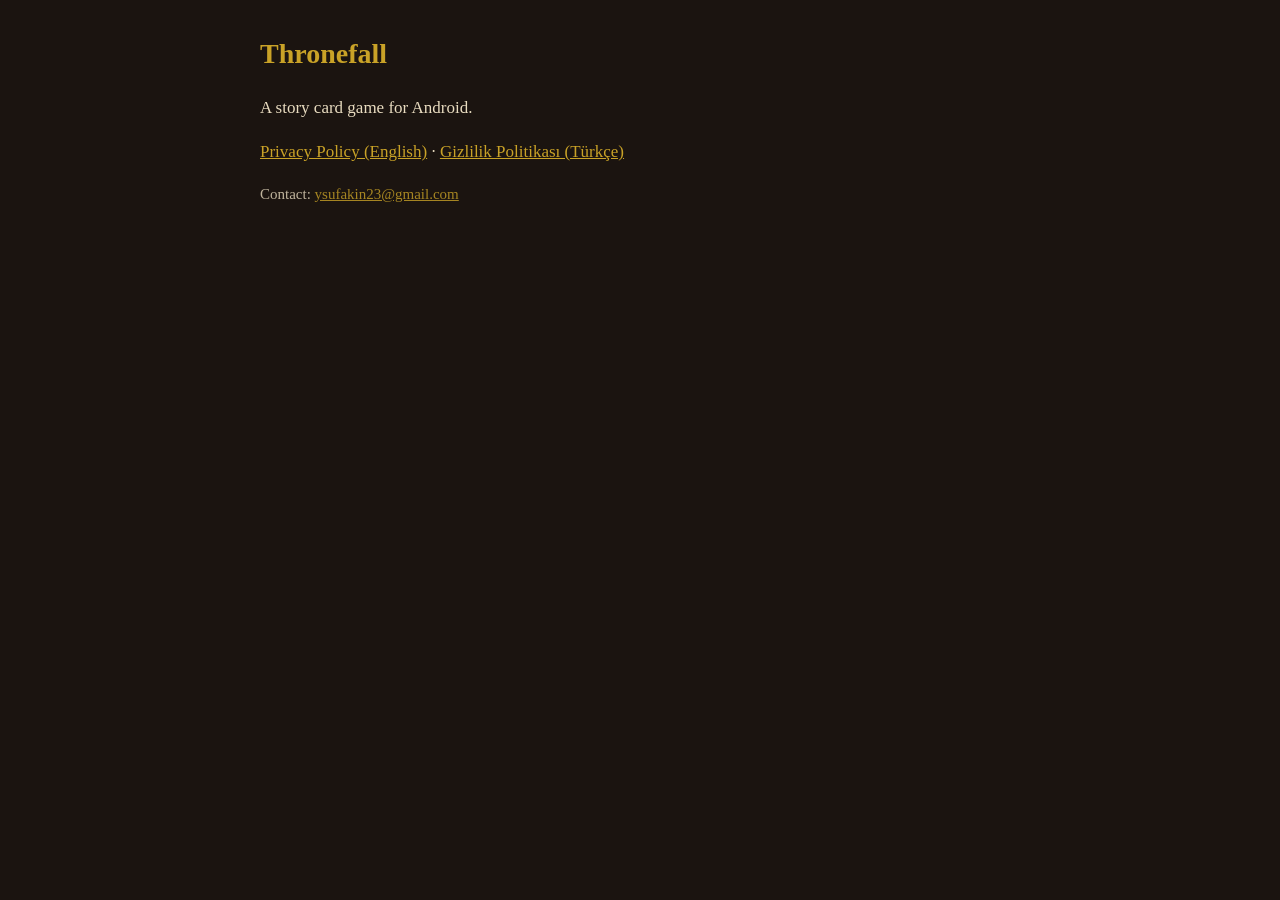
<file: docs/index.html>
<!doctype html><html lang="en"><head><meta charset="utf-8"><meta name="viewport" content="width=device-width,initial-scale=1"><title>Thronefall</title><link rel="stylesheet" href="_style.css"></head>
<body><main><h1>Thronefall</h1><p>A story card game for Android.</p>
<p><a href="privacy/">Privacy Policy (English)</a> · <a href="privacy/tr/">Gizlilik Politikası (Türkçe)</a></p>
<p class="meta">Contact: <a href="mailto:ysufakin23@gmail.com">ysufakin23@gmail.com</a></p></main></body></html>
</file>
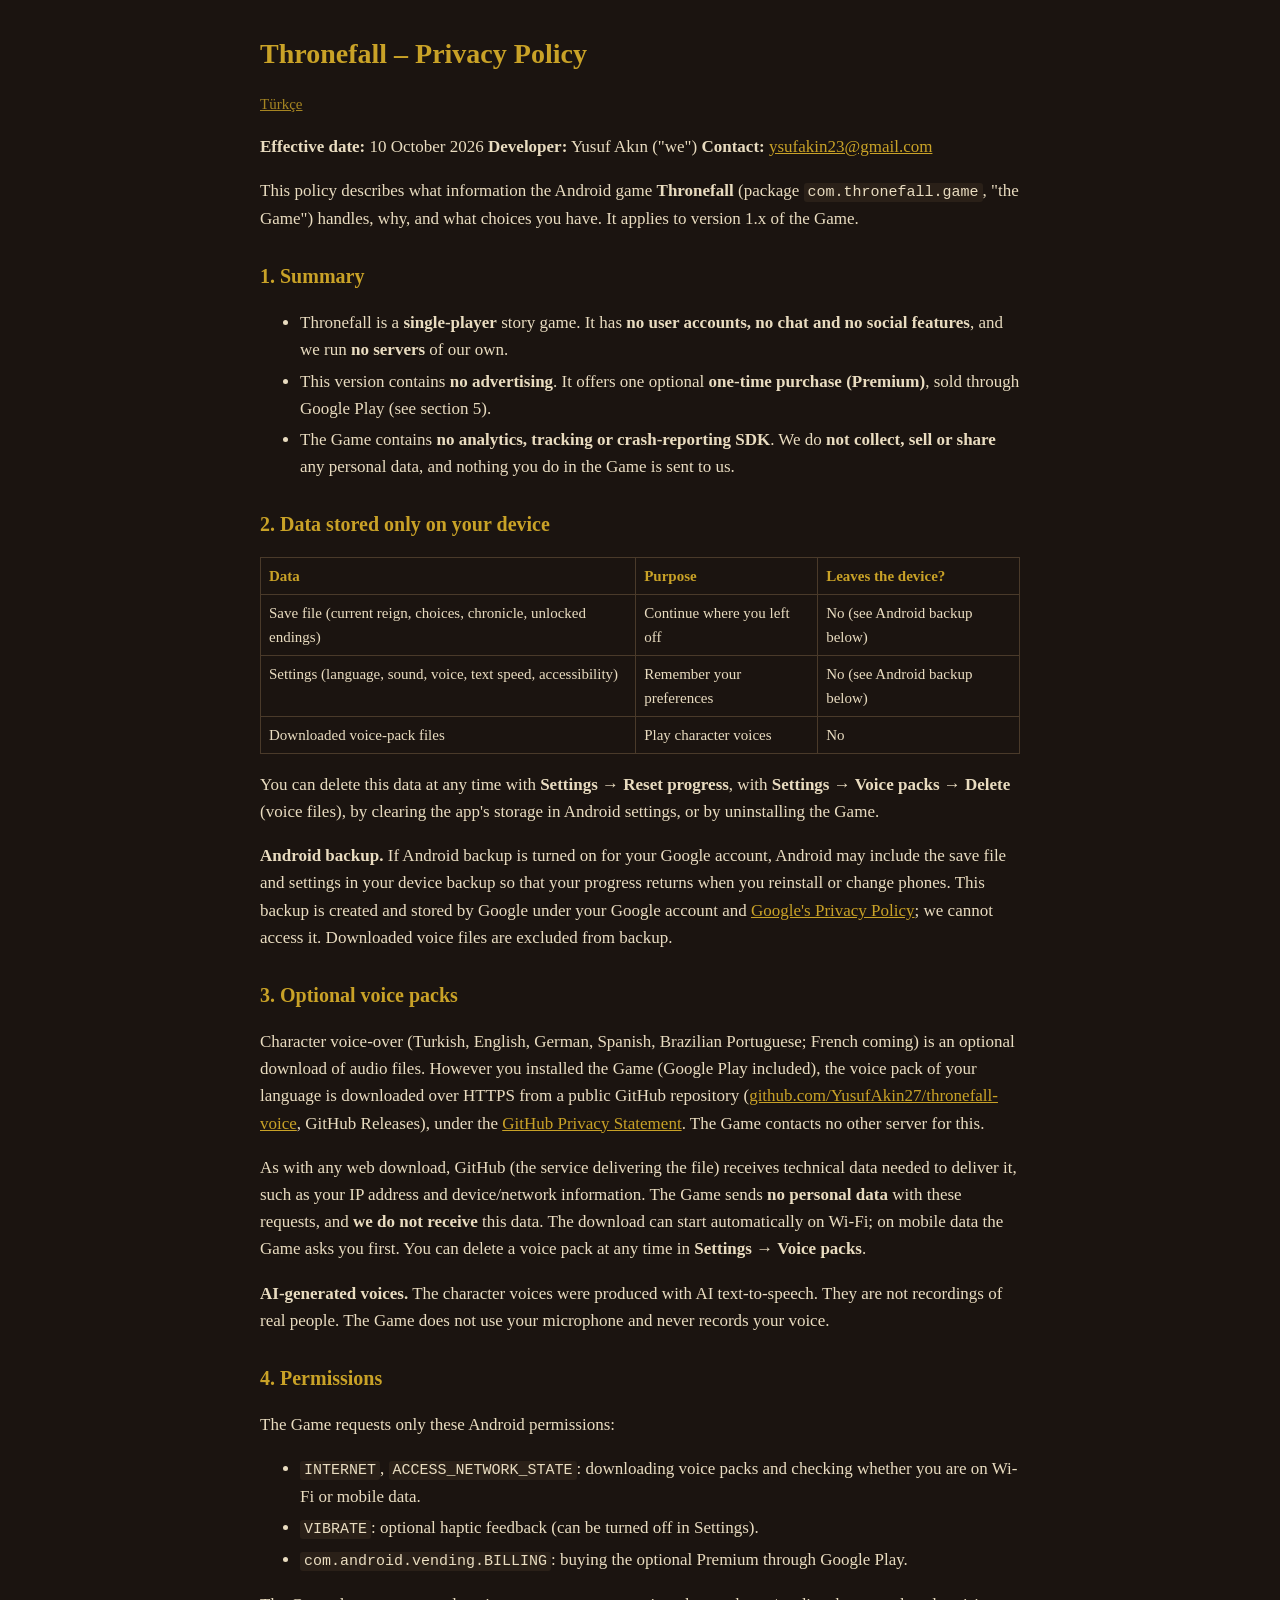
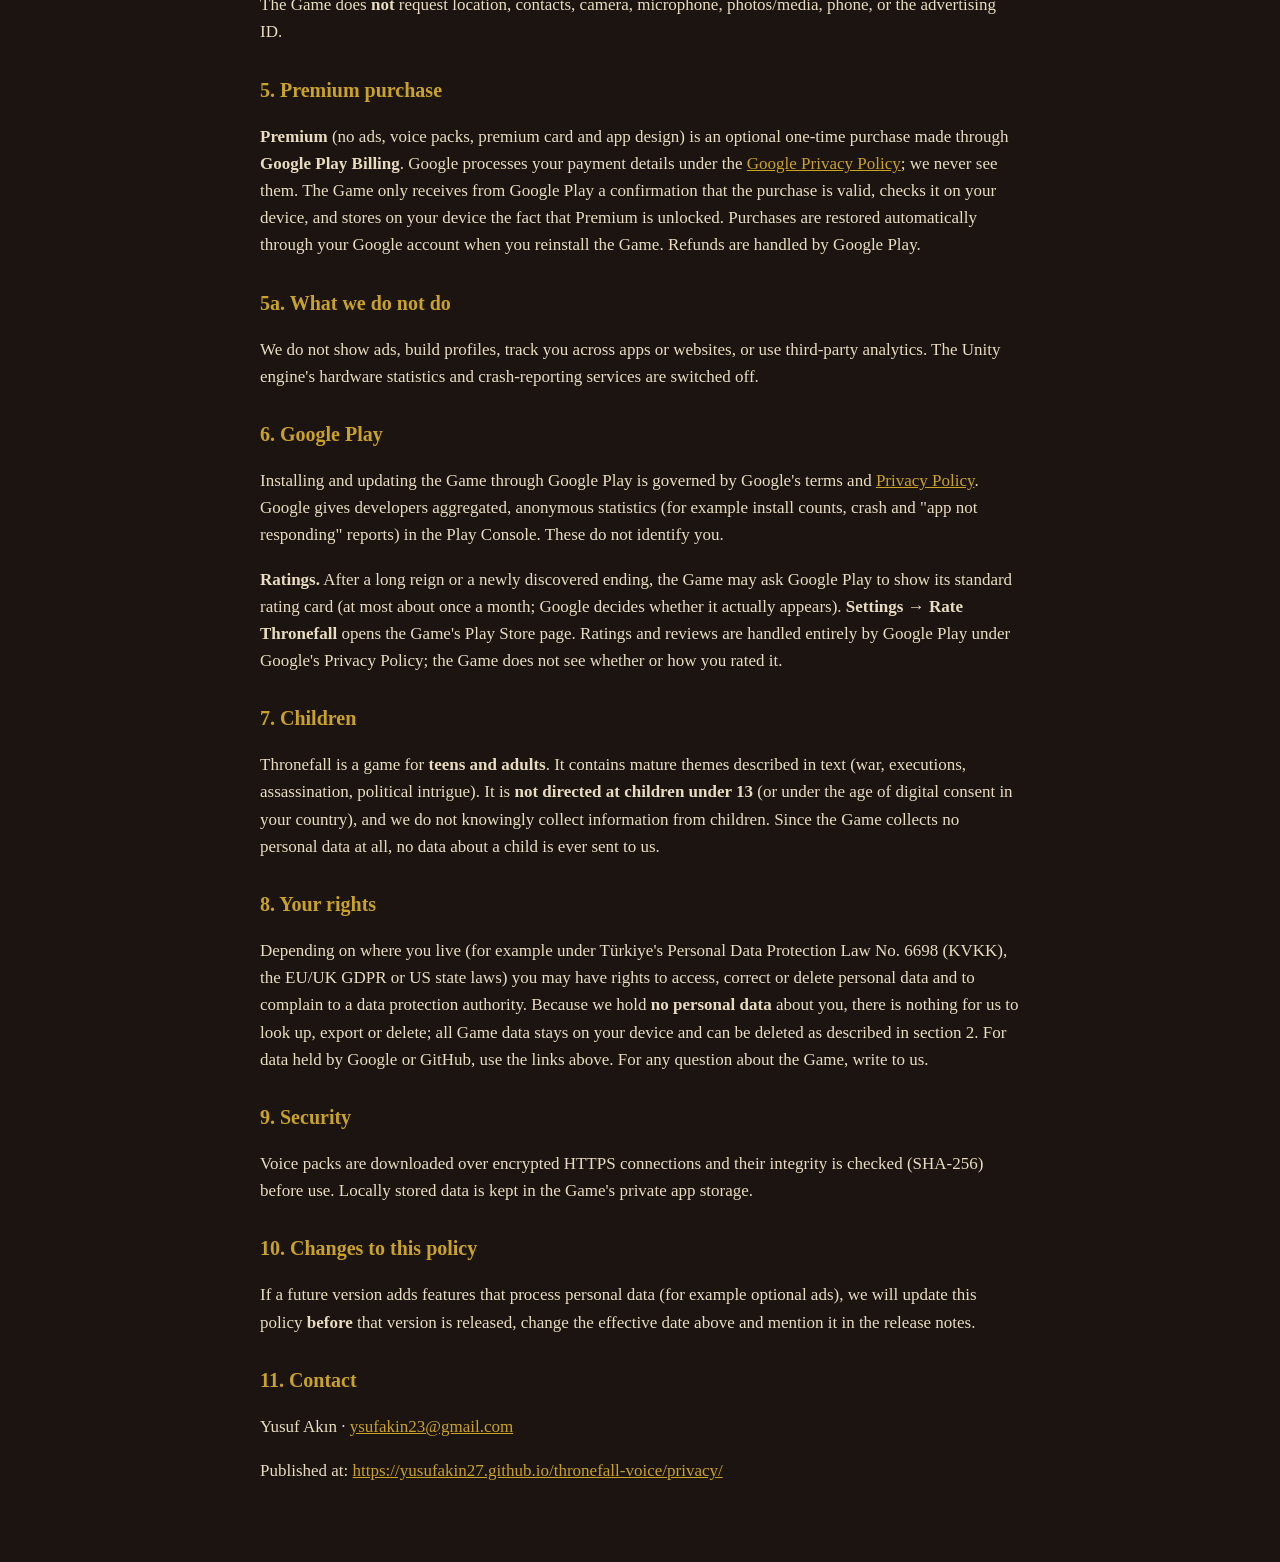
<file: docs/privacy/index.html>
<!doctype html><html lang="en"><head><meta charset="utf-8"><meta name="viewport" content="width=device-width,initial-scale=1"><title>Thronefall – Privacy Policy</title><link rel="stylesheet" href="../_style.css"></head>
<body><main>
<h1>Thronefall – Privacy Policy</h1>
<p class="meta"><a href="tr/">Türkçe</a></p>
<p><strong>Effective date:</strong> 10 October 2026
<strong>Developer:</strong> Yusuf Akın ("we")
<strong>Contact:</strong> <a href="mailto:ysufakin23@gmail.com">ysufakin23@gmail.com</a></p>
<p>This policy describes what information the Android game <strong>Thronefall</strong> (package <code>com.thronefall.game</code>, "the Game")
handles, why, and what choices you have. It applies to version 1.x of the Game.</p>
<h2>1. Summary</h2>
<ul>
<li>Thronefall is a <strong>single-player</strong> story game. It has <strong>no user accounts, no chat and no social features</strong>, and we
  run <strong>no servers</strong> of our own.</li>
<li>This version contains <strong>no advertising</strong>. It offers one optional <strong>one-time purchase (Premium)</strong>, sold through Google Play (see section 5).</li>
<li>The Game contains <strong>no analytics, tracking or crash-reporting SDK</strong>. We do <strong>not collect, sell or share</strong> any
  personal data, and nothing you do in the Game is sent to us.</li>
</ul>
<h2>2. Data stored only on your device</h2>
<table>
<thead>
<tr>
<th>Data</th>
<th>Purpose</th>
<th>Leaves the device?</th>
</tr>
</thead>
<tbody>
<tr>
<td>Save file (current reign, choices, chronicle, unlocked endings)</td>
<td>Continue where you left off</td>
<td>No (see Android backup below)</td>
</tr>
<tr>
<td>Settings (language, sound, voice, text speed, accessibility)</td>
<td>Remember your preferences</td>
<td>No (see Android backup below)</td>
</tr>
<tr>
<td>Downloaded voice-pack files</td>
<td>Play character voices</td>
<td>No</td>
</tr>
</tbody>
</table>
<p>You can delete this data at any time with <strong>Settings → Reset progress</strong>, with <strong>Settings → Voice packs → Delete</strong>
(voice files), by clearing the app's storage in Android settings, or by uninstalling the Game.</p>
<p><strong>Android backup.</strong> If Android backup is turned on for your Google account, Android may include the save file and
settings in your device backup so that your progress returns when you reinstall or change phones. This backup is
created and stored by Google under your Google account and <a href="https://policies.google.com/privacy">Google's Privacy Policy</a>;
we cannot access it. Downloaded voice files are excluded from backup.</p>
<h2>3. Optional voice packs</h2>
<p>Character voice-over (Turkish, English, German, Spanish, Brazilian Portuguese; French coming) is an optional download
of audio files. However you installed the Game (Google Play included), the voice pack of your language is downloaded
over HTTPS from a public GitHub repository
(<a href="https://github.com/YusufAkin27/thronefall-voice">github.com/YusufAkin27/thronefall-voice</a>, GitHub Releases), under the
<a href="https://docs.github.com/site-policy/privacy-policies/github-general-privacy-statement">GitHub Privacy Statement</a>.
The Game contacts no other server for this.</p>
<p>As with any web download, GitHub (the service delivering the file) receives technical data needed to deliver it,
such as your IP address and device/network information. The Game sends <strong>no personal data</strong> with these requests, and
<strong>we do not receive</strong> this data. The download can start automatically on Wi-Fi; on mobile data the Game asks you first.
You can delete a voice pack at any time in <strong>Settings → Voice packs</strong>.</p>
<p><strong>AI-generated voices.</strong> The character voices were produced with AI text-to-speech. They are not recordings of real
people. The Game does not use your microphone and never records your voice.</p>
<h2>4. Permissions</h2>
<p>The Game requests only these Android permissions:</p>
<ul>
<li><code>INTERNET</code>, <code>ACCESS_NETWORK_STATE</code>: downloading voice packs and checking whether you are on Wi-Fi or mobile data.</li>
<li><code>VIBRATE</code>: optional haptic feedback (can be turned off in Settings).</li>
<li><code>com.android.vending.BILLING</code>: buying the optional Premium through Google Play.</li>
</ul>
<p>The Game does <strong>not</strong> request location, contacts, camera, microphone, photos/media, phone, or the advertising ID.</p>
<h2>5. Premium purchase</h2>
<p><strong>Premium</strong> (no ads, voice packs, premium card and app design) is an optional one-time purchase made through
<strong>Google Play Billing</strong>. Google processes your payment details under the <a href="https://policies.google.com/privacy">Google Privacy Policy</a>;
we never see them. The Game only receives from Google Play a confirmation that the purchase is valid, checks it on your
device, and stores on your device the fact that Premium is unlocked. Purchases are restored automatically through
your Google account when you reinstall the Game. Refunds are handled by Google Play.</p>
<h2>5a. What we do not do</h2>
<p>We do not show ads, build profiles, track you across apps or websites, or use
third-party analytics. The Unity engine's hardware statistics and crash-reporting services are switched off.</p>
<h2>6. Google Play</h2>
<p>Installing and updating the Game through Google Play is governed by Google's terms and
<a href="https://policies.google.com/privacy">Privacy Policy</a>. Google gives developers aggregated, anonymous statistics (for
example install counts, crash and "app not responding" reports) in the Play Console. These do not identify you.</p>
<p><strong>Ratings.</strong> After a long reign or a newly discovered ending, the Game may ask Google Play to show its standard
rating card (at most about once a month; Google decides whether it actually appears). <strong>Settings → Rate Thronefall</strong>
opens the Game's Play Store page. Ratings and reviews are handled entirely by Google Play under Google's Privacy
Policy; the Game does not see whether or how you rated it.</p>
<h2>7. Children</h2>
<p>Thronefall is a game for <strong>teens and adults</strong>. It contains mature themes described in text (war, executions,
assassination, political intrigue). It is <strong>not directed at children under 13</strong> (or under the age of digital consent
in your country), and we do not knowingly collect information from children. Since the Game collects no personal data
at all, no data about a child is ever sent to us.</p>
<h2>8. Your rights</h2>
<p>Depending on where you live (for example under Türkiye's Personal Data Protection Law No. 6698 (KVKK), the EU/UK
GDPR or US state laws) you may have rights to access, correct or delete personal data and to complain to a data
protection authority. Because we hold <strong>no personal data</strong> about you, there is nothing for us to look up, export or
delete; all Game data stays on your device and can be deleted as described in section 2. For data held by Google or
GitHub, use the links above. For any question about the Game, write to us.</p>
<h2>9. Security</h2>
<p>Voice packs are downloaded over encrypted HTTPS connections and their integrity is checked (SHA-256) before use.
Locally stored data is kept in the Game's private app storage.</p>
<h2>10. Changes to this policy</h2>
<p>If a future version adds features that process personal data (for example optional ads), we will update
this policy <strong>before</strong> that version is released, change the effective date above and mention it in the release notes.</p>
<h2>11. Contact</h2>
<p>Yusuf Akın · <a href="mailto:ysufakin23@gmail.com">ysufakin23@gmail.com</a></p>
<p>Published at: <a href="https://yusufakin27.github.io/thronefall-voice/privacy/">https://yusufakin27.github.io/thronefall-voice/privacy/</a></p>
</main></body></html>
</file>
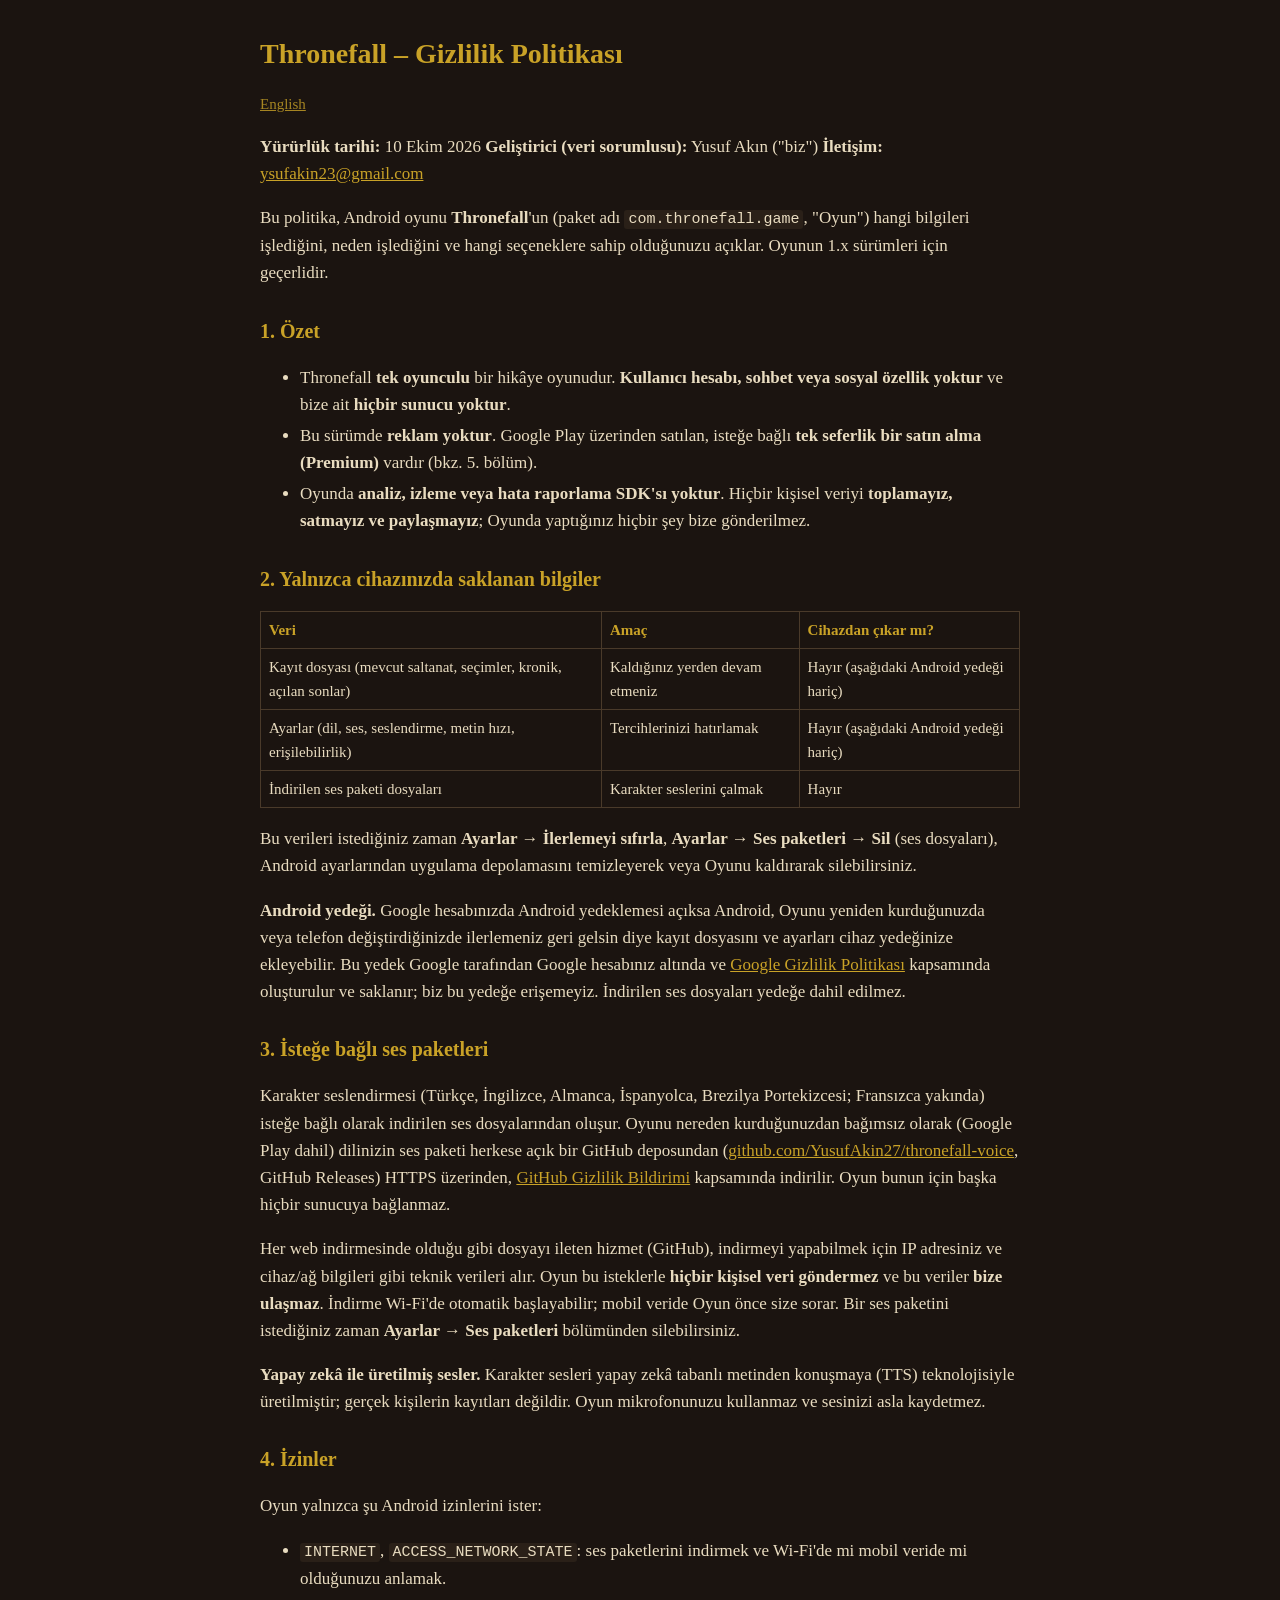
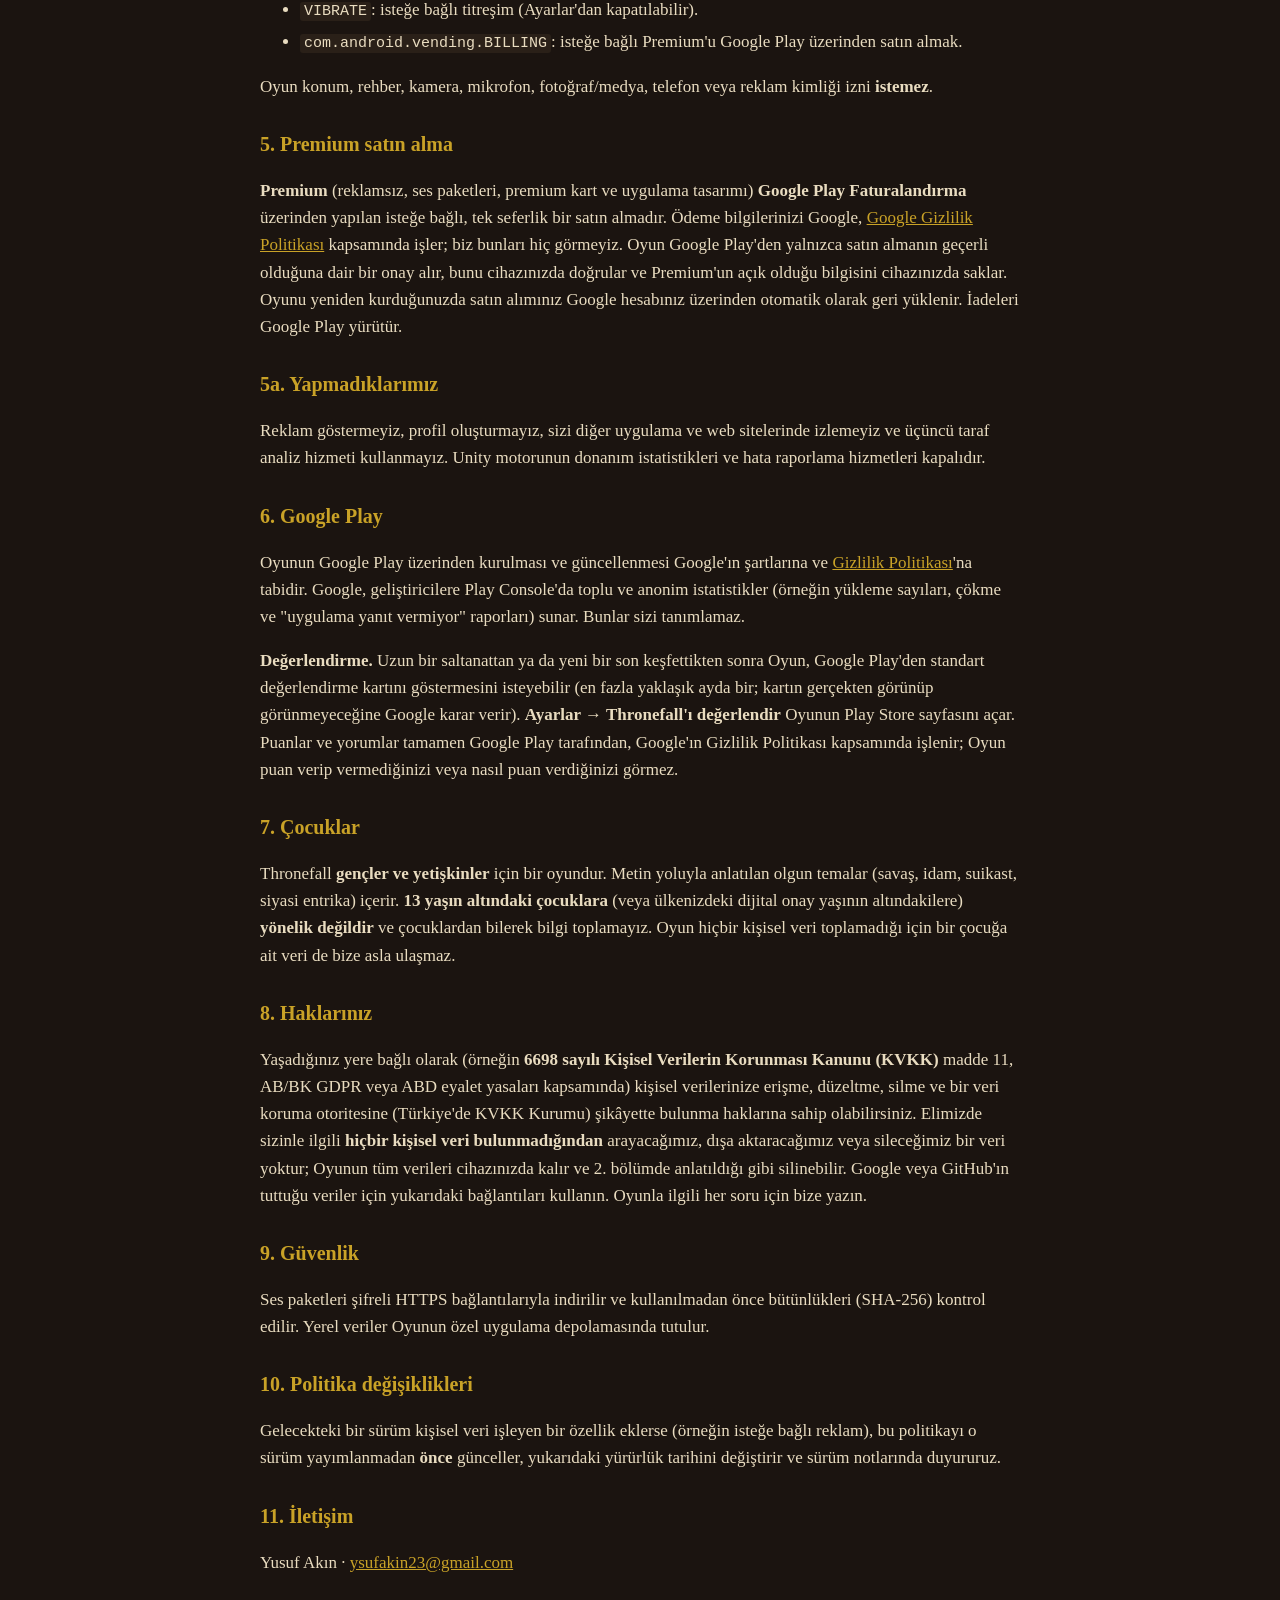
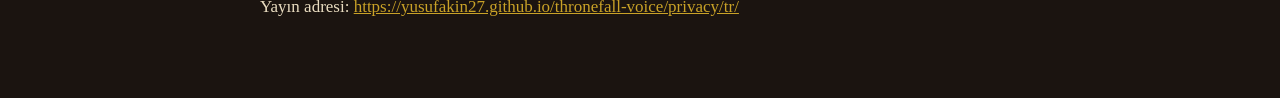
<file: docs/privacy/tr/index.html>
<!doctype html><html lang="tr"><head><meta charset="utf-8"><meta name="viewport" content="width=device-width,initial-scale=1"><title>Thronefall – Gizlilik Politikası</title><link rel="stylesheet" href="../../_style.css"></head>
<body><main>
<h1>Thronefall – Gizlilik Politikası</h1>
<p class="meta"><a href="../">English</a></p>
<p><strong>Yürürlük tarihi:</strong> 10 Ekim 2026
<strong>Geliştirici (veri sorumlusu):</strong> Yusuf Akın ("biz")
<strong>İletişim:</strong> <a href="mailto:ysufakin23@gmail.com">ysufakin23@gmail.com</a></p>
<p>Bu politika, Android oyunu <strong>Thronefall</strong>'un (paket adı <code>com.thronefall.game</code>, "Oyun") hangi bilgileri işlediğini,
neden işlediğini ve hangi seçeneklere sahip olduğunuzu açıklar. Oyunun 1.x sürümleri için geçerlidir.</p>
<h2>1. Özet</h2>
<ul>
<li>Thronefall <strong>tek oyunculu</strong> bir hikâye oyunudur. <strong>Kullanıcı hesabı, sohbet veya sosyal özellik yoktur</strong> ve bize ait
  <strong>hiçbir sunucu yoktur</strong>.</li>
<li>Bu sürümde <strong>reklam yoktur</strong>. Google Play üzerinden satılan, isteğe bağlı <strong>tek seferlik bir satın alma (Premium)</strong> vardır (bkz. 5. bölüm).</li>
<li>Oyunda <strong>analiz, izleme veya hata raporlama SDK'sı yoktur</strong>. Hiçbir kişisel veriyi <strong>toplamayız, satmayız ve
  paylaşmayız</strong>; Oyunda yaptığınız hiçbir şey bize gönderilmez.</li>
</ul>
<h2>2. Yalnızca cihazınızda saklanan bilgiler</h2>
<table>
<thead>
<tr>
<th>Veri</th>
<th>Amaç</th>
<th>Cihazdan çıkar mı?</th>
</tr>
</thead>
<tbody>
<tr>
<td>Kayıt dosyası (mevcut saltanat, seçimler, kronik, açılan sonlar)</td>
<td>Kaldığınız yerden devam etmeniz</td>
<td>Hayır (aşağıdaki Android yedeği hariç)</td>
</tr>
<tr>
<td>Ayarlar (dil, ses, seslendirme, metin hızı, erişilebilirlik)</td>
<td>Tercihlerinizi hatırlamak</td>
<td>Hayır (aşağıdaki Android yedeği hariç)</td>
</tr>
<tr>
<td>İndirilen ses paketi dosyaları</td>
<td>Karakter seslerini çalmak</td>
<td>Hayır</td>
</tr>
</tbody>
</table>
<p>Bu verileri istediğiniz zaman <strong>Ayarlar → İlerlemeyi sıfırla</strong>, <strong>Ayarlar → Ses paketleri → Sil</strong> (ses dosyaları),
Android ayarlarından uygulama depolamasını temizleyerek veya Oyunu kaldırarak silebilirsiniz.</p>
<p><strong>Android yedeği.</strong> Google hesabınızda Android yedeklemesi açıksa Android, Oyunu yeniden kurduğunuzda veya telefon
değiştirdiğinizde ilerlemeniz geri gelsin diye kayıt dosyasını ve ayarları cihaz yedeğinize ekleyebilir. Bu yedek
Google tarafından Google hesabınız altında ve <a href="https://policies.google.com/privacy">Google Gizlilik Politikası</a>
kapsamında oluşturulur ve saklanır; biz bu yedeğe erişemeyiz. İndirilen ses dosyaları yedeğe dahil edilmez.</p>
<h2>3. İsteğe bağlı ses paketleri</h2>
<p>Karakter seslendirmesi (Türkçe, İngilizce, Almanca, İspanyolca, Brezilya Portekizcesi; Fransızca yakında) isteğe
bağlı olarak indirilen ses dosyalarından oluşur. Oyunu nereden kurduğunuzdan bağımsız olarak (Google Play dahil)
dilinizin ses paketi herkese açık bir GitHub deposundan
(<a href="https://github.com/YusufAkin27/thronefall-voice">github.com/YusufAkin27/thronefall-voice</a>, GitHub Releases) HTTPS
üzerinden, <a href="https://docs.github.com/site-policy/privacy-policies/github-general-privacy-statement">GitHub Gizlilik Bildirimi</a>
kapsamında indirilir. Oyun bunun için başka hiçbir sunucuya bağlanmaz.</p>
<p>Her web indirmesinde olduğu gibi dosyayı ileten hizmet (GitHub), indirmeyi yapabilmek için IP adresiniz ve
cihaz/ağ bilgileri gibi teknik verileri alır. Oyun bu isteklerle <strong>hiçbir kişisel veri göndermez</strong> ve bu veriler
<strong>bize ulaşmaz</strong>. İndirme Wi-Fi'de otomatik başlayabilir; mobil veride Oyun önce size sorar. Bir ses paketini
istediğiniz zaman <strong>Ayarlar → Ses paketleri</strong> bölümünden silebilirsiniz.</p>
<p><strong>Yapay zekâ ile üretilmiş sesler.</strong> Karakter sesleri yapay zekâ tabanlı metinden konuşmaya (TTS) teknolojisiyle
üretilmiştir; gerçek kişilerin kayıtları değildir. Oyun mikrofonunuzu kullanmaz ve sesinizi asla kaydetmez.</p>
<h2>4. İzinler</h2>
<p>Oyun yalnızca şu Android izinlerini ister:</p>
<ul>
<li><code>INTERNET</code>, <code>ACCESS_NETWORK_STATE</code>: ses paketlerini indirmek ve Wi-Fi'de mi mobil veride mi olduğunuzu anlamak.</li>
<li><code>VIBRATE</code>: isteğe bağlı titreşim (Ayarlar'dan kapatılabilir).</li>
<li><code>com.android.vending.BILLING</code>: isteğe bağlı Premium'u Google Play üzerinden satın almak.</li>
</ul>
<p>Oyun konum, rehber, kamera, mikrofon, fotoğraf/medya, telefon veya reklam kimliği izni <strong>istemez</strong>.</p>
<h2>5. Premium satın alma</h2>
<p><strong>Premium</strong> (reklamsız, ses paketleri, premium kart ve uygulama tasarımı) <strong>Google Play Faturalandırma</strong> üzerinden
yapılan isteğe bağlı, tek seferlik bir satın almadır. Ödeme bilgilerinizi Google, <a href="https://policies.google.com/privacy">Google Gizlilik Politikası</a>
kapsamında işler; biz bunları hiç görmeyiz. Oyun Google Play'den yalnızca satın almanın geçerli olduğuna dair bir onay
alır, bunu cihazınızda doğrular ve Premium'un açık olduğu bilgisini cihazınızda saklar. Oyunu yeniden kurduğunuzda
satın alımınız Google hesabınız üzerinden otomatik olarak geri yüklenir. İadeleri Google Play yürütür.</p>
<h2>5a. Yapmadıklarımız</h2>
<p>Reklam göstermeyiz, profil oluşturmayız, sizi diğer uygulama ve web sitelerinde
izlemeyiz ve üçüncü taraf analiz hizmeti kullanmayız. Unity motorunun donanım istatistikleri ve hata raporlama
hizmetleri kapalıdır.</p>
<h2>6. Google Play</h2>
<p>Oyunun Google Play üzerinden kurulması ve güncellenmesi Google'ın şartlarına ve
<a href="https://policies.google.com/privacy">Gizlilik Politikası</a>'na tabidir. Google, geliştiricilere Play Console'da
toplu ve anonim istatistikler (örneğin yükleme sayıları, çökme ve "uygulama yanıt vermiyor" raporları) sunar. Bunlar
sizi tanımlamaz.</p>
<p><strong>Değerlendirme.</strong> Uzun bir saltanattan ya da yeni bir son keşfettikten sonra Oyun, Google Play'den standart
değerlendirme kartını göstermesini isteyebilir (en fazla yaklaşık ayda bir; kartın gerçekten görünüp görünmeyeceğine
Google karar verir). <strong>Ayarlar → Thronefall'ı değerlendir</strong> Oyunun Play Store sayfasını açar. Puanlar ve yorumlar
tamamen Google Play tarafından, Google'ın Gizlilik Politikası kapsamında işlenir; Oyun puan verip vermediğinizi veya
nasıl puan verdiğinizi görmez.</p>
<h2>7. Çocuklar</h2>
<p>Thronefall <strong>gençler ve yetişkinler</strong> için bir oyundur. Metin yoluyla anlatılan olgun temalar (savaş, idam, suikast,
siyasi entrika) içerir. <strong>13 yaşın altındaki çocuklara</strong> (veya ülkenizdeki dijital onay yaşının altındakilere)
<strong>yönelik değildir</strong> ve çocuklardan bilerek bilgi toplamayız. Oyun hiçbir kişisel veri toplamadığı için bir çocuğa
ait veri de bize asla ulaşmaz.</p>
<h2>8. Haklarınız</h2>
<p>Yaşadığınız yere bağlı olarak (örneğin <strong>6698 sayılı Kişisel Verilerin Korunması Kanunu (KVKK)</strong> madde 11, AB/BK GDPR
veya ABD eyalet yasaları kapsamında) kişisel verilerinize erişme, düzeltme, silme ve bir veri koruma otoritesine
(Türkiye'de KVKK Kurumu) şikâyette bulunma haklarına sahip olabilirsiniz. Elimizde sizinle ilgili <strong>hiçbir kişisel
veri bulunmadığından</strong> arayacağımız, dışa aktaracağımız veya sileceğimiz bir veri yoktur; Oyunun tüm verileri
cihazınızda kalır ve 2. bölümde anlatıldığı gibi silinebilir. Google veya GitHub'ın tuttuğu veriler için yukarıdaki
bağlantıları kullanın. Oyunla ilgili her soru için bize yazın.</p>
<h2>9. Güvenlik</h2>
<p>Ses paketleri şifreli HTTPS bağlantılarıyla indirilir ve kullanılmadan önce bütünlükleri (SHA-256) kontrol edilir.
Yerel veriler Oyunun özel uygulama depolamasında tutulur.</p>
<h2>10. Politika değişiklikleri</h2>
<p>Gelecekteki bir sürüm kişisel veri işleyen bir özellik eklerse (örneğin isteğe bağlı reklam), bu
politikayı o sürüm yayımlanmadan <strong>önce</strong> günceller, yukarıdaki yürürlük tarihini değiştirir ve sürüm notlarında
duyururuz.</p>
<h2>11. İletişim</h2>
<p>Yusuf Akın · <a href="mailto:ysufakin23@gmail.com">ysufakin23@gmail.com</a></p>
<p>Yayın adresi: <a href="https://yusufakin27.github.io/thronefall-voice/privacy/tr/">https://yusufakin27.github.io/thronefall-voice/privacy/tr/</a></p>
</main></body></html>
</file>
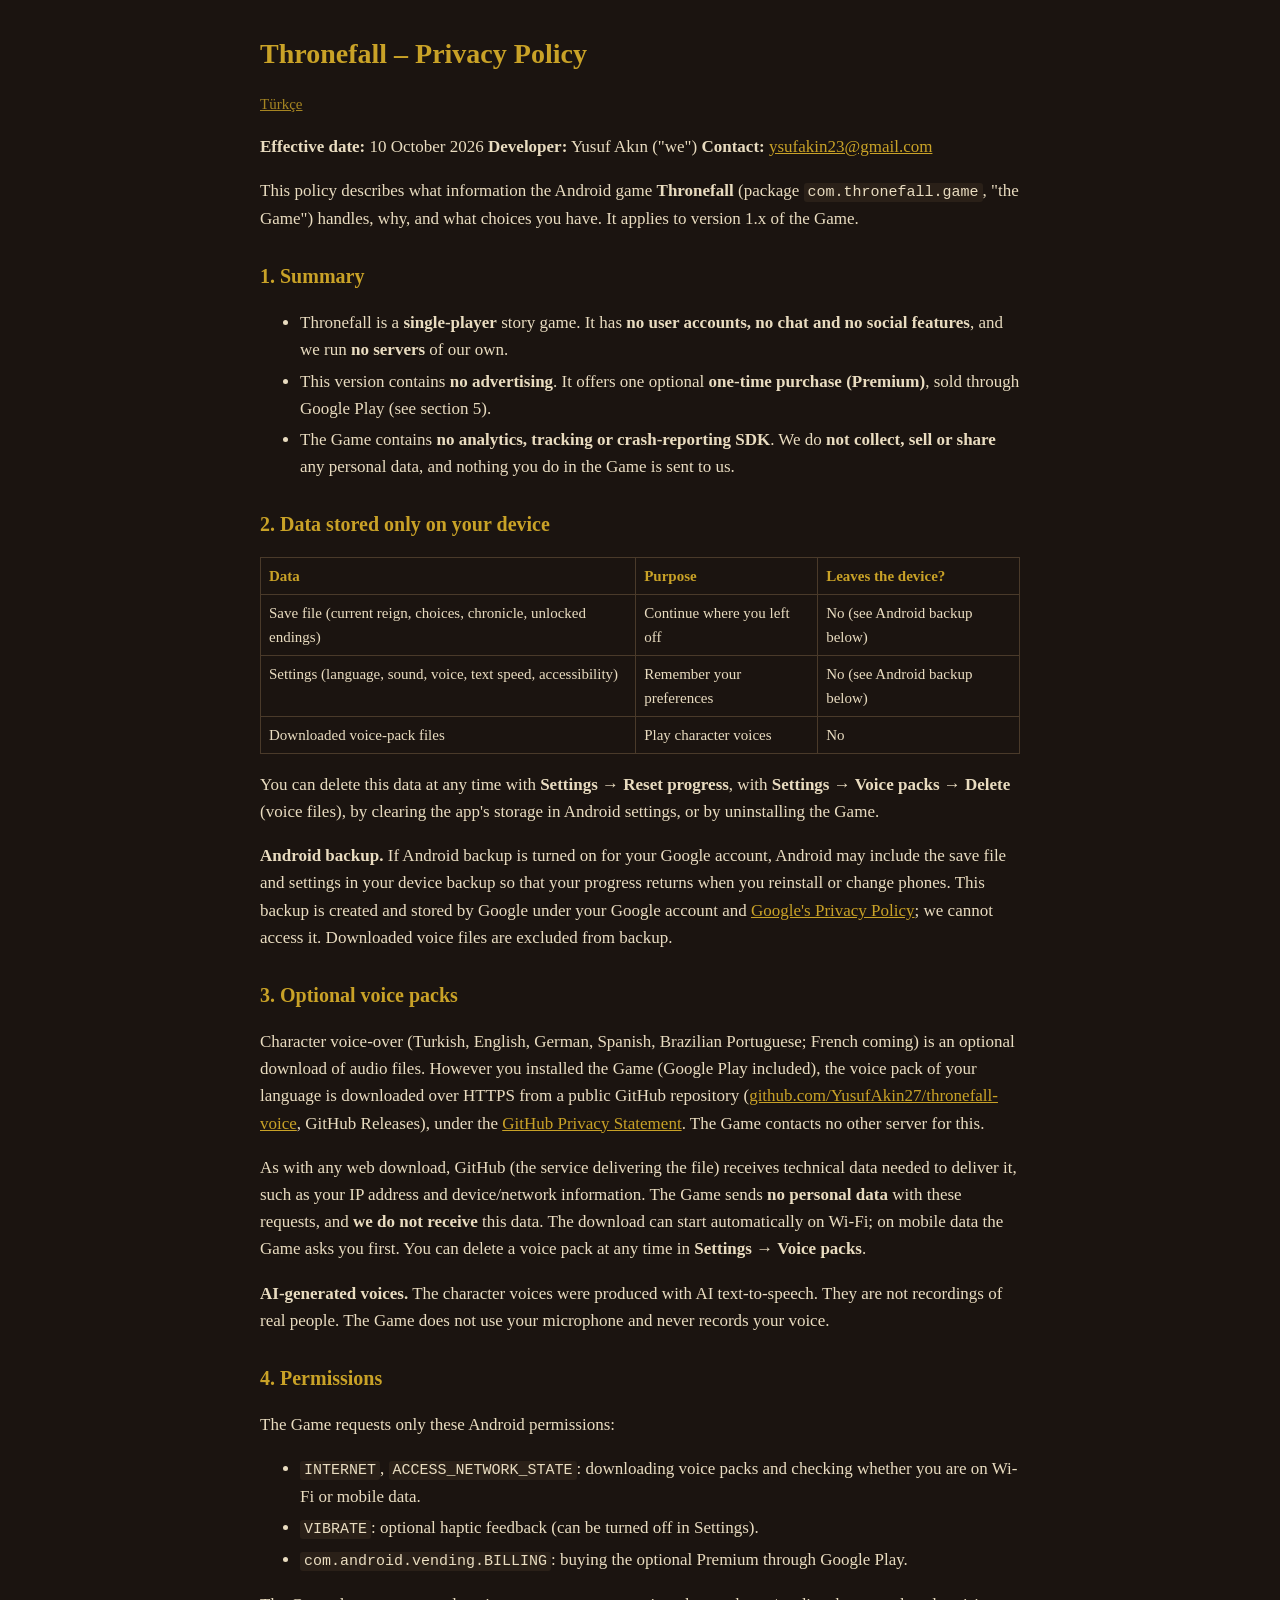
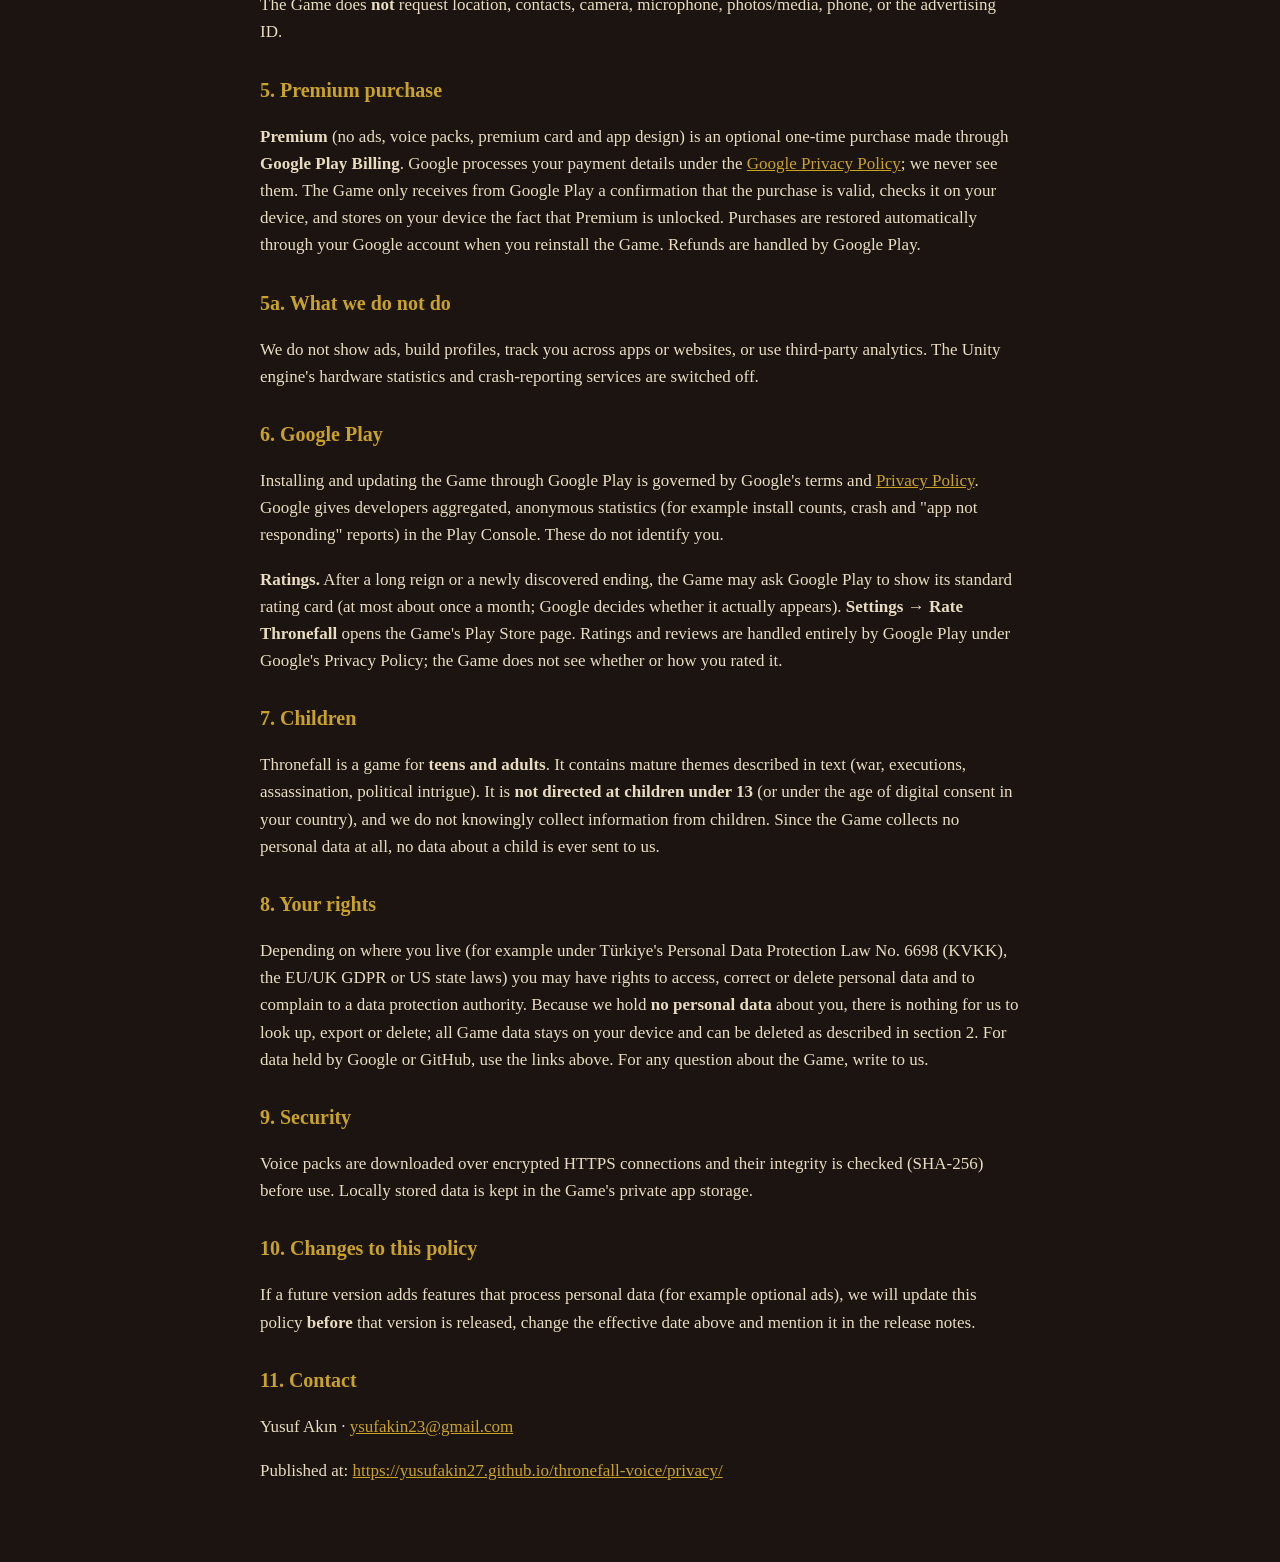
<file: docs/privacy.html>
<!doctype html><html lang="en"><head><meta charset="utf-8"><meta name="viewport" content="width=device-width,initial-scale=1"><title>Thronefall: Privacy Policy</title><meta http-equiv="refresh" content="0; url=privacy/"><link rel="canonical" href="https://yusufakin27.github.io/thronefall-voice/privacy/"><link rel="stylesheet" href="_style.css"></head>
<body><main><h1>Thronefall: Privacy Policy</h1><p>The privacy policy has moved to <a href="privacy/">yusufakin27.github.io/thronefall-voice/privacy/</a> (<a href="privacy/tr/">Türkçe</a>).</p></main></body></html>
</file>
<file: docs/_style.css>
:root{--ink:#1B1410;--parch:#E9DCC0;--gold:#C9A227;--crimson:#8E1F2B}
body{margin:0;background:var(--ink);color:var(--parch);font:17px/1.6 Georgia,serif}
main{max-width:760px;margin:0 auto;padding:32px 20px 64px}
h1{color:var(--gold);font-size:28px;margin:0 0 4px}h2{color:var(--gold);font-size:20px;margin-top:28px}
a{color:var(--gold)}.meta{opacity:.8;font-size:15px}hr{border:0;border-top:1px solid #4a3a2a;margin:24px 0}
code{font-size:15px;background:#2a2018;padding:1px 4px;border-radius:3px;overflow-wrap:anywhere}
.tw{overflow-x:auto}table{border-collapse:collapse;width:100%;font-size:15px}th,td{border:1px solid #4a3a2a;padding:6px 8px;text-align:left;vertical-align:top}th{color:var(--gold)}
li{margin:4px 0}
</file>
